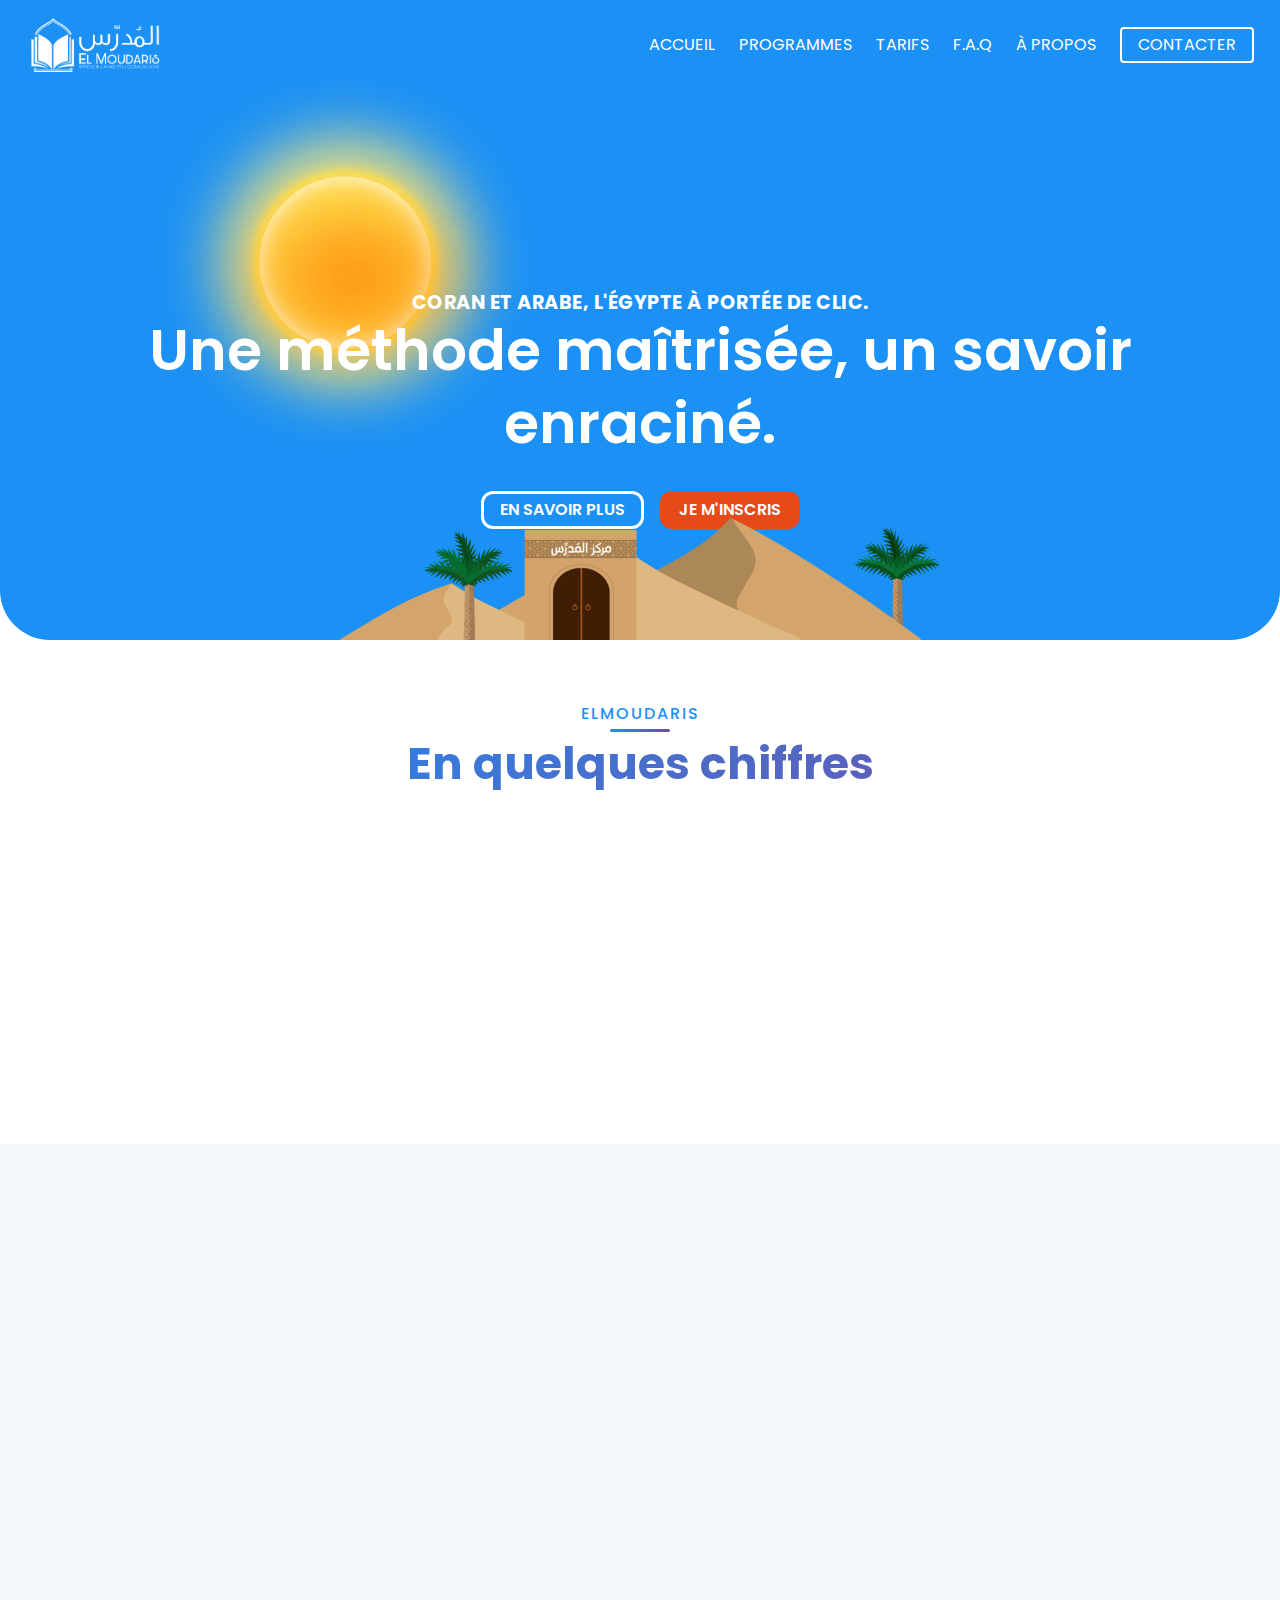
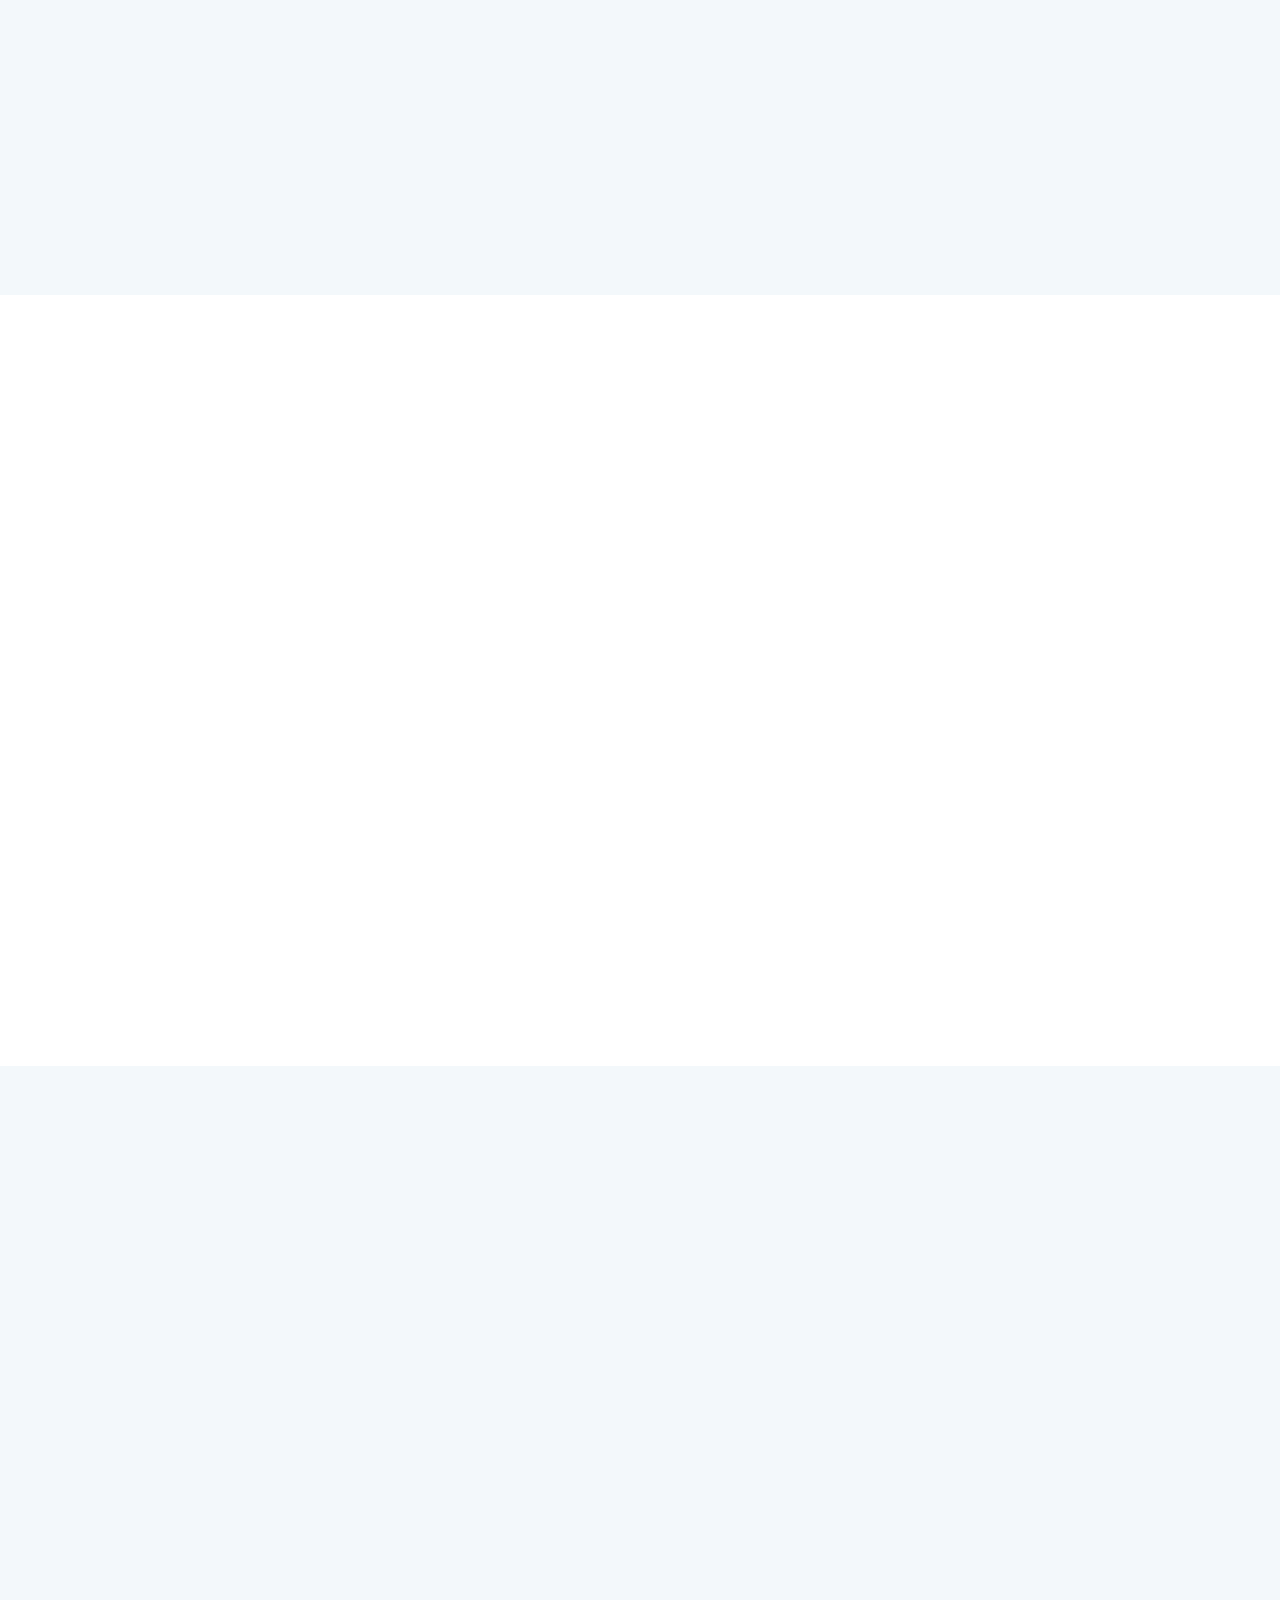
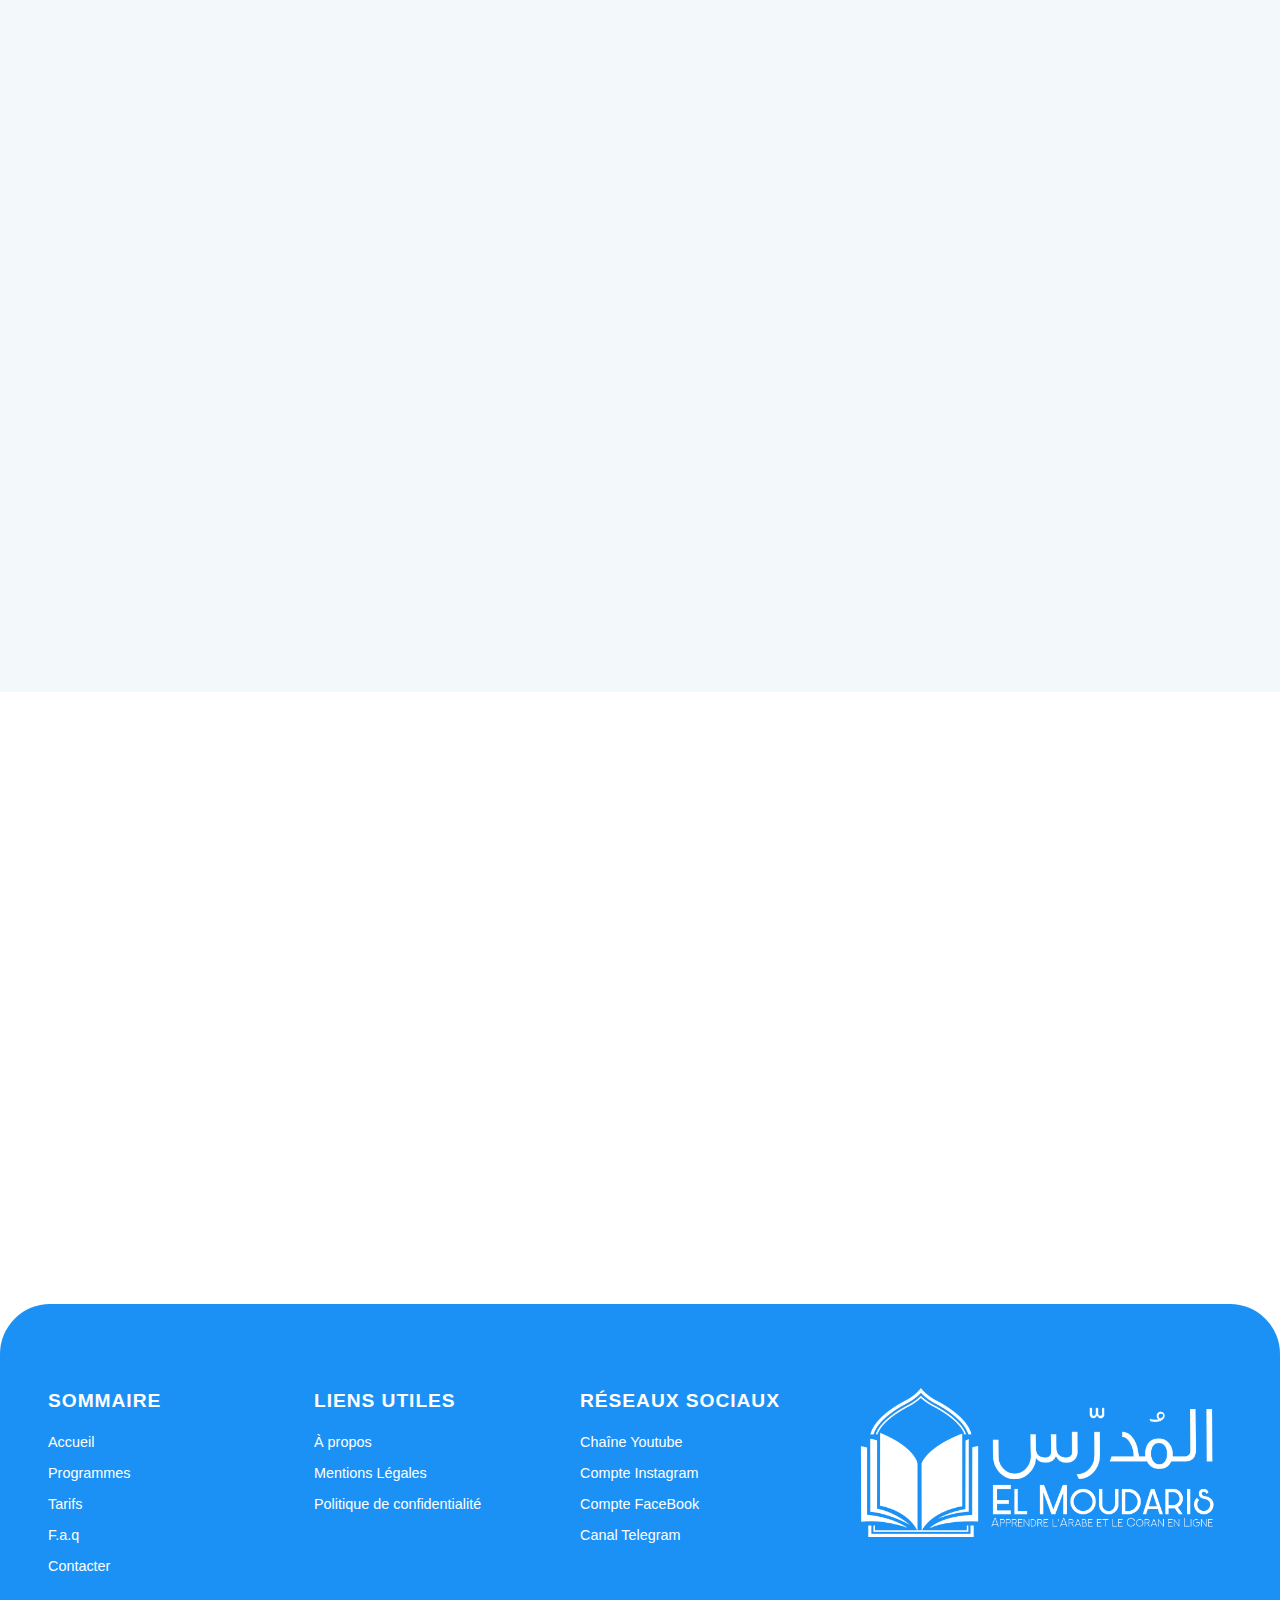
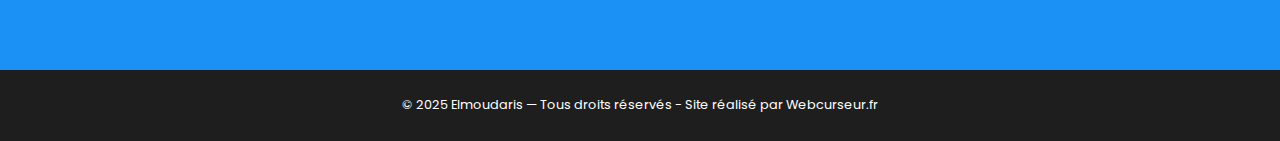
<file: index.html>
<!DOCTYPE html>
<html lang="fr">
<head>
  <meta charset="UTF-8" />
  <meta name="viewport" content="width=device-width, initial-scale=1.0" />
  <title>El Moudaris – Accueil</title>
  <!-- Dans votre <head> HTML -->
<link href="https://fonts.googleapis.com/css2?family=Poppins:wght@300;400;500;600;700&display=swap" rel="stylesheet"/>
<link rel="stylesheet" href="https://cdn.jsdelivr.net/npm/swiper@10/swiper-bundle.min.css" />
<link rel="stylesheet" href="https://nassimhamri.github.io/el-moudaris/css/styles.css">
<link rel="icon" href="https://nassimhamri.github.io/el-moudaris/medias/logo/favicon.png" type="image/png">
  
</head>

<body>
<header>
    <!-- ============================== 
     BARRE DE NAVIGATION
      ============================== -->
<section id="nav-placeholder"></section>
</header>

  <!-- ============================== 
   SECTION HÉRO 
   ============================== -->

  <section class="hero" id="accueil">
  <div class="hero-overlay"></div> <!-- filtre sombre -->
  
  <!-- éléments décoratifs animés -->
  <img src="https://nassimhamri.github.io/el-moudaris/medias/nuage.png" alt="nuage décoratif" class="cloud two" />
  <img src="https://nassimhamri.github.io/el-moudaris/medias/nuage.png" alt="nuage décoratif" class="cloud one" />

  <!-- Contenu principal -->
  <div class="container-hero fade-in-up">
    <h1 class="slogan">Coran et arabe, l'Égypte à portée de clic.</h1>
    <h2>Une méthode maîtrisée, un savoir enraciné.</h2>
    
    <div class="cta-group">
      <a href="#stats" class="btn btn-light">En savoir plus</a>
      <a href="https://nassimhamri.github.io/el-moudaris/pages/contact.html" class="btn btn-red">Je m'inscris</a>
    </div>
  </div>

  <!-- Maison / décor bas -->
  <img src="https://nassimhamri.github.io/el-moudaris/medias/elmoudarismerkez.png" alt="maison décorative" class="house" />
</section>


 <!-- ============================== 
     ICON AUTHORITY
  ============================== -->

    
<section id="stats" class="primary-section">
  <div class="container">
    <div class="title-text fade-in-up">
      <div class="title-section">
        <p class="subtitle">Elmoudaris</p>
        <h2 class="main-title">En quelques chiffres</h2>
      </div>
    </div>

    <div class="stats-grid">
      <div class="stat fade-in-up">
        <div class="icon-circle">
          <img class="icon-stats" src="https://nassimhamri.github.io/el-moudaris/medias/icons/abonnes.png" alt="abonnés">
        </div>
        <span class="stat-number" data-target="4700" data-format="thousand" data-suffix="+">0</span>
        <p class="stat-label">
          <span class="stat-label-title">Abonnés</span><br>
          <small>(qui profitent de nos contenus)</small>
        </p>
      </div>

      <div class="stat fade-in-up">
        <div class="icon-circle">
          <img class="icon-stats" src="https://nassimhamri.github.io/el-moudaris/medias/icons/experience.png" alt="experience">
        </div>
        <span class="stat-number" data-target="10" data-suffix="+">0</span>
        <p class="stat-label">
          <span class="stat-label-title">Années d'expérience</span><br>
          <small>(dans l'enseignement aux francophones)</small>
        </p>
      </div>

      <div class="stat fade-in-up">
        <div class="icon-circle">
          <img class="icon-stats" src="https://nassimhamri.github.io/el-moudaris/medias/icons/eleves.png" alt="élèves">
        </div>
        <span class="stat-number" data-target="1500" data-suffix="+">0</span>
        <p class="stat-label">
          <span class="stat-label-title">Anciens étudiants</span><br>
          <small>(ayant progressé avec nous)</small>
        </p>
      </div>

      <div class="stat fade-in-up">
        <div class="icon-circle">
          <img class="icon-stats" src="https://nassimhamri.github.io/el-moudaris/medias/icons/Enseignant.png" alt="enseignants">
        </div>
        <span class="stat-number" data-target="40" data-suffix="+">0</span>
        <p class="stat-label">
          <span class="stat-label-title">Enseignants actifs</span><br>
          <small>(francophones et arabophones)</small>
        </p>
      </div>
    </div>
  </div>
</section>


<!-- ============================== 
  NOS AVANTAGES EN GRAPHIQUE
  ============================== -->

<section id="avantage" class="primary-section">
  <div class="container">
    <div class="title-text fade-in-up">
      <div class="title-section">
        <p class="subtitle">Nos engagements</p>
        <h2 class="main-title">4 raisons de choisir d'avancer avec nous</h2>
        <p class="title-description">Découvrez ce qui fait la différence dans notre institut et pourquoi plus de 4700 personnes nous font confiance</p>
      </div>
    </div>

    <div class="advantages-graphic">
      <div class="program-card fade-in-up">
        <div class="icon-highlight">📖</div>
        <h3 class="program-title">Un programme unique</h3>
        <p class="program-description">Une méthodologie structurée, progressive et accessible à tous, peu importe le niveau</p>
      </div>
      
      <div class="program-card fade-in-up">
        <div class="icon-highlight">🏆</div>
        <h3 class="program-title">On vise l'excellence</h3>
        <p class="program-description">Une équipe engagée et des professeurs impliqués et passionnés</p>
      </div>
      
      <div class="program-card fade-in-up">
        <div class="icon-highlight">🎯</div>
        <h3 class="program-title">Un professeur rien que pour toi</h3>
        <p class="program-description">Toute l'attention est portée sur toi, avec un suivi personnalisé adapté à tes capacités</p>
      </div>
      
      <div class="program-card fade-in-up">
        <div class="icon-highlight">⌚</div>
        <h3 class="program-title">Flexibilité</h3>
        <p class="program-description">Étudie depuis chez toi, à l'heure que tu veux, où que tu sois. Il suffit d'une connexion internet pour commencer</p>
      </div>
    </div>
  </div>
</section>


 <!-- ============================== 
     BANNIÈRE DES COURS
     ============================== -->

<section id="cours" class="primary-section">
<div class="container">
  <div class="title-section fade-in-up">
      <p class="subtitle green">Nos programmes</p>
      <h2 class="main-title gradient-green">Découvrez nos différents cours</h2>
  </div>
    
    <!-- NOUVELLE BANNIÈRE POUR LES COURS -->
    <div class="courses-banner">
      <div class="course-banner-card fade-in-up" onclick="location.href='https://nassimhamri.github.io/el-moudaris/pages/programmes-arabe.html'">
        <div class="card-image" style="background-image: url(medias/apprendsarabe.png);">
          <div class="card-overlay">
            <h3>🔤 Langue Arabe</h3>
            <p>Programme complet en 10 niveaux avec la méthodologie égyptienne</p>
            <div class="btn btn-light">Découvrir le programme</div>
          </div>
        </div>
      </div>
      
      <div class="course-banner-card fade-in-up" onclick="location.href='https://nassimhamri.github.io/el-moudaris/pages/programmes-coran.html'">
        <div class="card-image" style="background-image: url(https://nassimhamri.github.io/el-moudaris/medias/apprendscoran.png);">
          <div class="card-overlay">
            <h3>📖 Noble Coran</h3>
            <p>Mémorisation et récitation avec les règles de Tajwid</p>
            <div class="btn btn-light">Découvrir le programme</div>
          </div>
        </div>
      </div>
      
      <div class="course-banner-card fade-in-up" onclick="location.href='https://nassimhamri.github.io/el-moudaris/pages/programmes.html'" >
        <div class="card-image" style="background-image: url(medias/apprendsenfant.png);">
          <div class="card-overlay">
            <h3>👶 Cursus Enfants</h3>
            <p>Formation adaptée aux plus jeunes avec une approche ludique</p>
            <div class="btn btn-light">Découvrir le programme</div>
          </div>
        </div>
      </div>
      
    </div>
  </div>
</section>


<!-- ============================== 
     TÉMOIGNAGES QUI DÉFILENT 
     ============================== -->
<section id="temoignages" class="primary-section">
  <div class="container">
    <div class="title-text fade-in-up">
      <p class="subtitle">Avis des étudiant(e)s</p>
      <h2 class="main-title">Ce que disent nos étudiants</h2>
      <p class="title-description">Des témoignages authentiques qui parlent de résultats concrets obtenus avec notre méthode</p>
    </div>

    <div class="title-text fade-in-up">
      <div class="swiper testimonial-swiper">
        <div class="swiper-wrapper">

          <!-- Témoignage #1 -->
          <div class="swiper-slide testimonial-card">
            <div class="testimonial-avatar">
              <img src="https://nassimhamri.github.io/el-moudaris/medias/avatarH.avif" alt="Nathan">
            </div>
            <div class="testimonial-content">
              <div class="quote-open">“</div>
              <div class="quote-close">”</div>
              <h3 class="testimonial-title">Un apprentissage adapté à tous</h3>
              <p class="testimonial-text">
                السلام عليكم <br> Les cours sont intéressants, la méthodologie de départ est bonne. On apprend bien les bases, c’est adapté pour les débutants comme pour ceux qui connaissent un peu plus.
              </p>
              <div class="testimonial-footer">💠 Étudiant - Nathan</div>
            </div>
          </div>

          <!-- Témoignage #2 -->
          <div class="swiper-slide testimonial-card">
            <div class="testimonial-avatar">
              <img src="https://nassimhamri.github.io/el-moudaris/medias/avatarH.avif" alt="Dawud">
            </div>
            <div class="testimonial-content">
              <div class="quote-open">“</div>
              <div class="quote-close">”</div>
              <h3 class="testimonial-title">Une progression rapide et motivante</h3>
              <p class="testimonial-text">
                السلام عليكم ورحمة الله وبركاته أخي الحبيب <br>
                Je voulais juste te faire un petit retour concernant les cours de langue arabe. J'ai jamais autant progressé que depuis que je me suis lancé dans ton institut al hamdoulilah !
              </p>
              <div class="testimonial-footer">💠 Étudiant - Dawud</div>
            </div>
          </div>

          <!-- Témoignage #3 -->
          <div class="swiper-slide testimonial-card">
            <div class="testimonial-avatar">
              <img src="https://nassimhamri.github.io/el-moudaris/medias/avatarF.jpg" alt="Oum Teslim">
            </div>
            <div class="testimonial-content">
              <div class="quote-open">“</div>
              <div class="quote-close">”</div>
              <h3 class="testimonial-title">Un enseignement bienveillant</h3>
              <p class="testimonial-text">
                Qu'Allah récompense notre chère professeure pour sa patience et la transmission de son savoir. ❤️ Qu'Allah accepte de nous et nous augmente notre Foi 🤲🏼.
              </p>
              <div class="testimonial-footer">🌸 Étudiante - Oum Teslim</div>
            </div>
          </div>

          <!-- Témoignage #4 -->
          <div class="swiper-slide testimonial-card">
            <div class="testimonial-avatar">
              <img src="https://nassimhamri.github.io/el-moudaris/medias/avatarF.jpg" alt="Assia">
            </div>
            <div class="testimonial-content">
              <div class="quote-open">“</div>
              <div class="quote-close">”</div>
              <h3 class="testimonial-title">Une progression scolaire remarquable</h3>
              <p class="testimonial-text">
                Je m'appelle Assia (11 ans) et je ne suis pas arabe. Depuis que je prends des cours avec Maïssa, j'ai progressé très vite et j'ai des 20/20 aux cours de Coran à l'école.
              </p>
              <div class="testimonial-footer">🌸 Étudiante - Assia</div>
            </div>
          </div>

          <!-- Témoignage #5 -->
          <div class="swiper-slide testimonial-card">
            <div class="testimonial-avatar">
              <img src="https://nassimhamri.github.io/el-moudaris/medias/avatarF.jpg" alt="Oum Abdillah">
            </div>
            <div class="testimonial-content">
              <div class="quote-open">“</div>
              <div class="quote-close">”</div>
              <h3 class="testimonial-title">Clarté et pédagogie</h3>
              <p class="testimonial-text">
                Le support de tajwid est très bien expliqué, clair et facile à comprendre. Cette session m'a aidée à corriger mes erreurs et améliorer ma récitation.
              </p>
              <div class="testimonial-footer">🌸 Étudiante - Oum Abdillah</div>
            </div>
          </div>

          <!-- Témoignage #6 -->
          <div class="swiper-slide testimonial-card">
            <div class="testimonial-avatar">
              <img src="https://nassimhamri.github.io/el-moudaris/medias/avatarF.jpg" alt="Oum Ismaïl">
            </div>
            <div class="testimonial-content">
              <div class="quote-open">“</div>
              <div class="quote-close">”</div>
              <h3 class="testimonial-title">Une enseignante compétente et patiente</h3>
              <p class="testimonial-text">
                Oustadha Maïssa est très compétente, professionnelle et patiente. Elle a su s'adapter à mon niveau et à mes attentes rapidement.
              </p>
              <div class="testimonial-footer">🌸 Étudiante - Oum Ismaïl</div>
            </div>
          </div>

          <!-- Témoignage #7 -->
          <div class="swiper-slide testimonial-card">
            <div class="testimonial-avatar">
              <img src="https://nassimhamri.github.io/el-moudaris/medias/avatarF.jpg" alt="Oum Chaïmae">
            </div>
            <div class="testimonial-content">
              <div class="quote-open">“</div>
              <div class="quote-close">”</div>
              <h3 class="testimonial-title">Une méthodologie douce et efficace</h3>
              <p class="testimonial-text">
                J'ai vraiment pris plaisir à apprendre avec la mou3allima. Elle est douce, patiente et sait s'adapter aux différences de chacune.
              </p>
              <div class="testimonial-footer">🌸 Étudiante - Oum Chaïmae</div>
            </div>
          </div>

          <!-- Témoignage #8 -->
          <div class="swiper-slide testimonial-card">
            <div class="testimonial-avatar">
              <img src="https://nassimhamri.github.io/el-moudaris/medias/avatarF.jpg" alt="Oum Assiya">
            </div>
            <div class="testimonial-content">
              <div class="quote-open">“</div>
              <div class="quote-close">”</div>
              <h3 class="testimonial-title">Des cours attractifs pour enfants</h3>
              <p class="testimonial-text">
                Les supports sont très bien et attractifs, les moualimates sont douces et patientes. La différence avec d'autres instituts est flagrante.
              </p>
              <div class="testimonial-footer">🌸 Étudiante - Oum Assiya</div>
            </div>
          </div>

          <!-- Témoignage #9 -->
          <div class="swiper-slide testimonial-card">
            <div class="testimonial-avatar">
              <img src="https://nassimhamri.github.io/el-moudaris/medias/avatarF.jpg" alt="Hafsa">
            </div>
            <div class="testimonial-content">
              <div class="quote-open">“</div>
              <div class="quote-close">”</div>
              <h3 class="testimonial-title">Un apprentissage ludique et bienveillant</h3>
              <p class="testimonial-text">
                Je suis très contente de mes cours. Ma mou'alima est très gentille et corrige avec douceur. El Moudaris m'aide à mieux comprendre ma religion.
              </p>
              <div class="testimonial-footer">🌸 Étudiante - Hafsa Bint Ismaïl</div>
            </div>
          </div>

        </div>
      </div>

      <!-- Pagination et navigation -->
      <div class="swiper-pagination"></div>
      <div class="swiper-button-prev"></div>
      <div class="swiper-button-next"></div>
    </div>
  </div>
</section>



<!-- ============================== 
 BANNIÈRE DE FIN
 ============================== -->

<section class="primary-section">
  <div class="container">
    <div class="end-banner fade-in-up">
      <img src="https://nassimhamri.github.io/el-moudaris/medias/banieres.jpg" alt="Bannière El Moudaris">
    </div>
  </div>
</section>



<section id="footer-placeholder"></section>

<script src="https://cdn.jsdelivr.net/npm/swiper@10/swiper-bundle.min.js"></script>
<script src="https://nassimhamri.github.io/el-moudaris/js/script.js?v=123"></script>

</body>
</html>
</file>
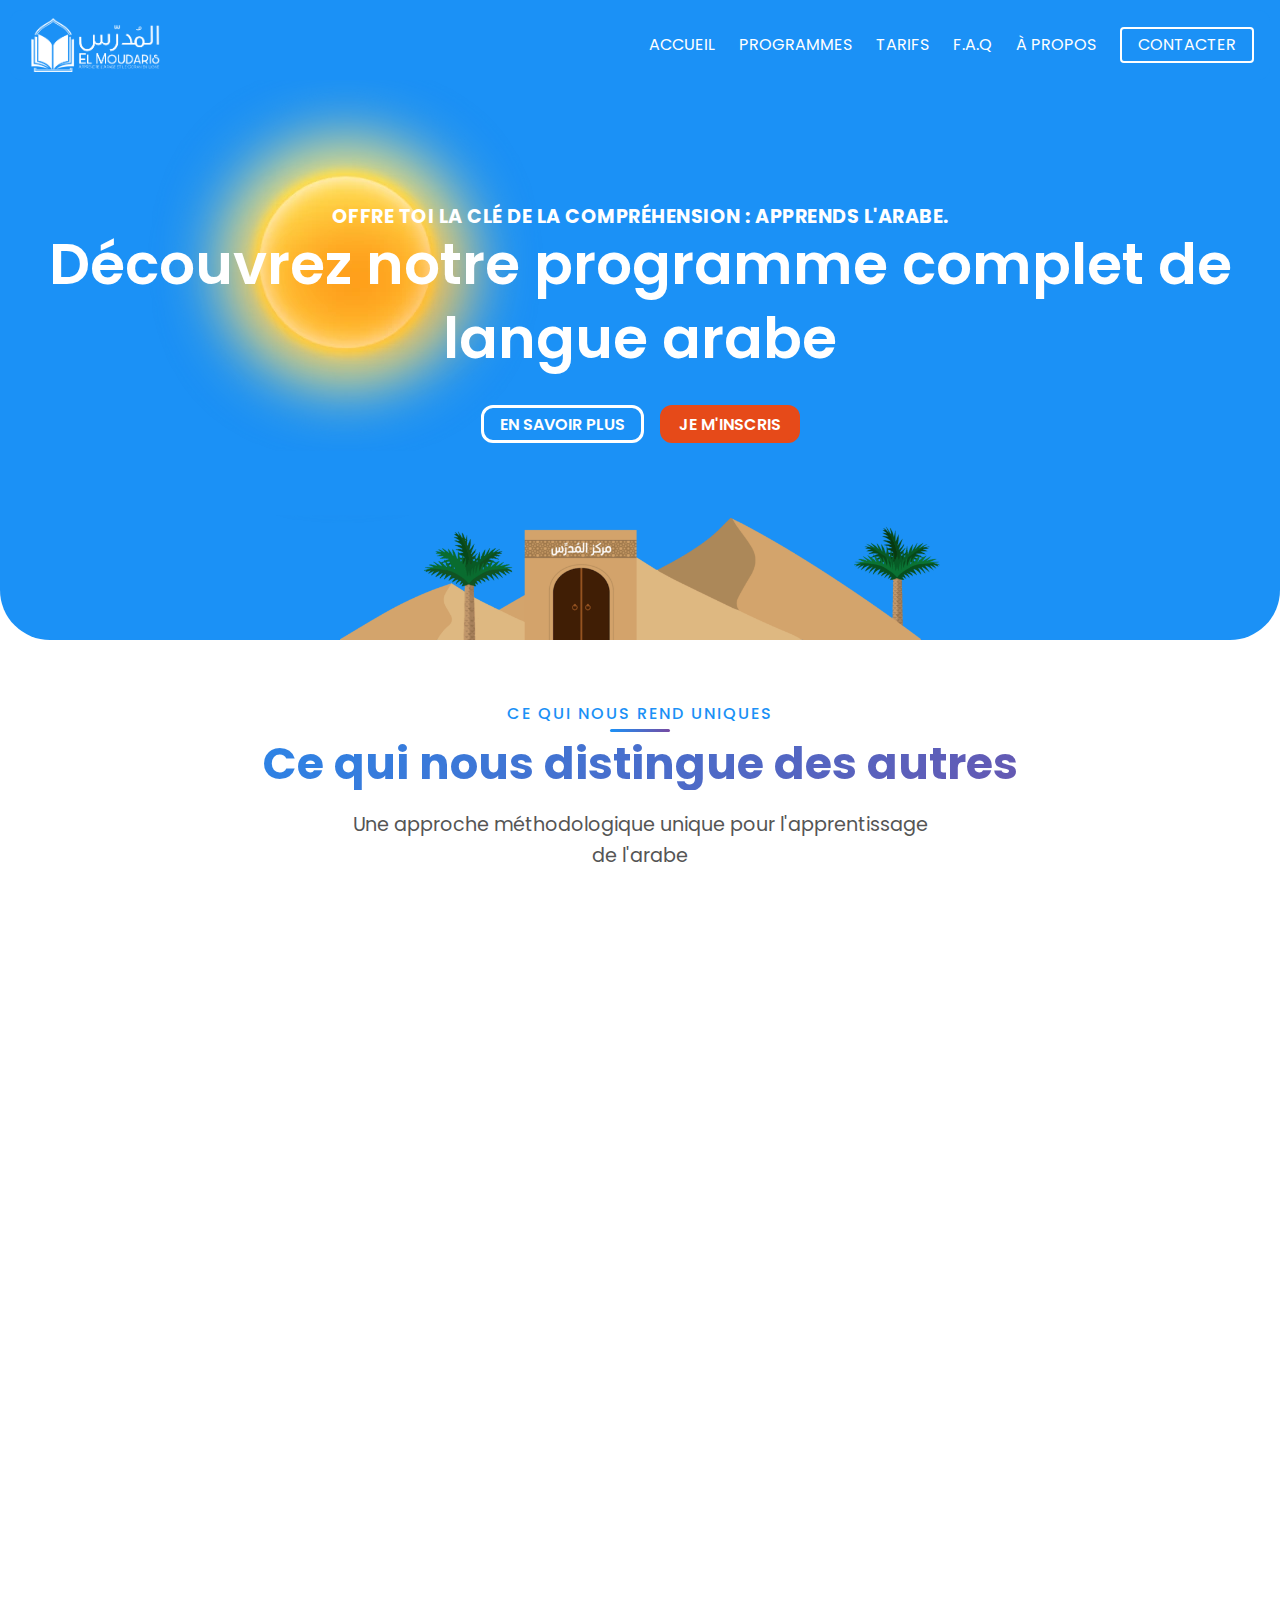
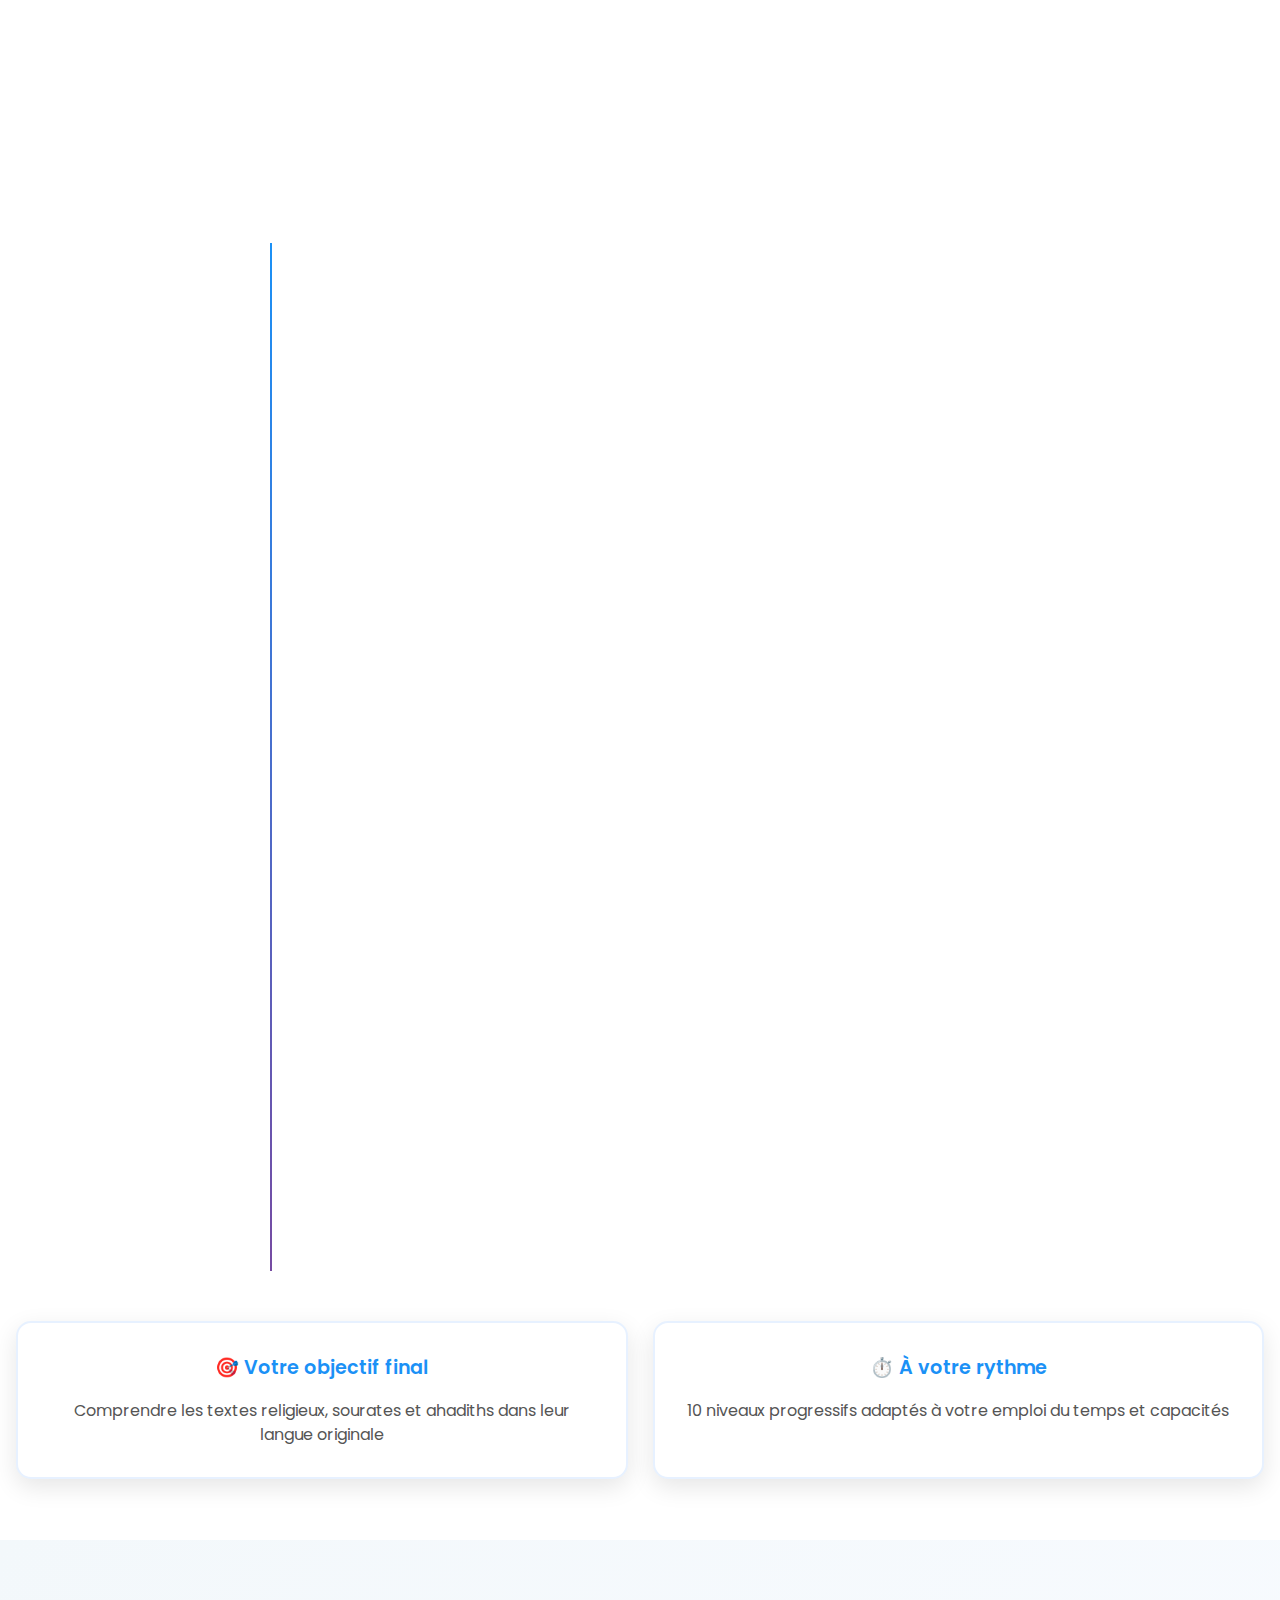
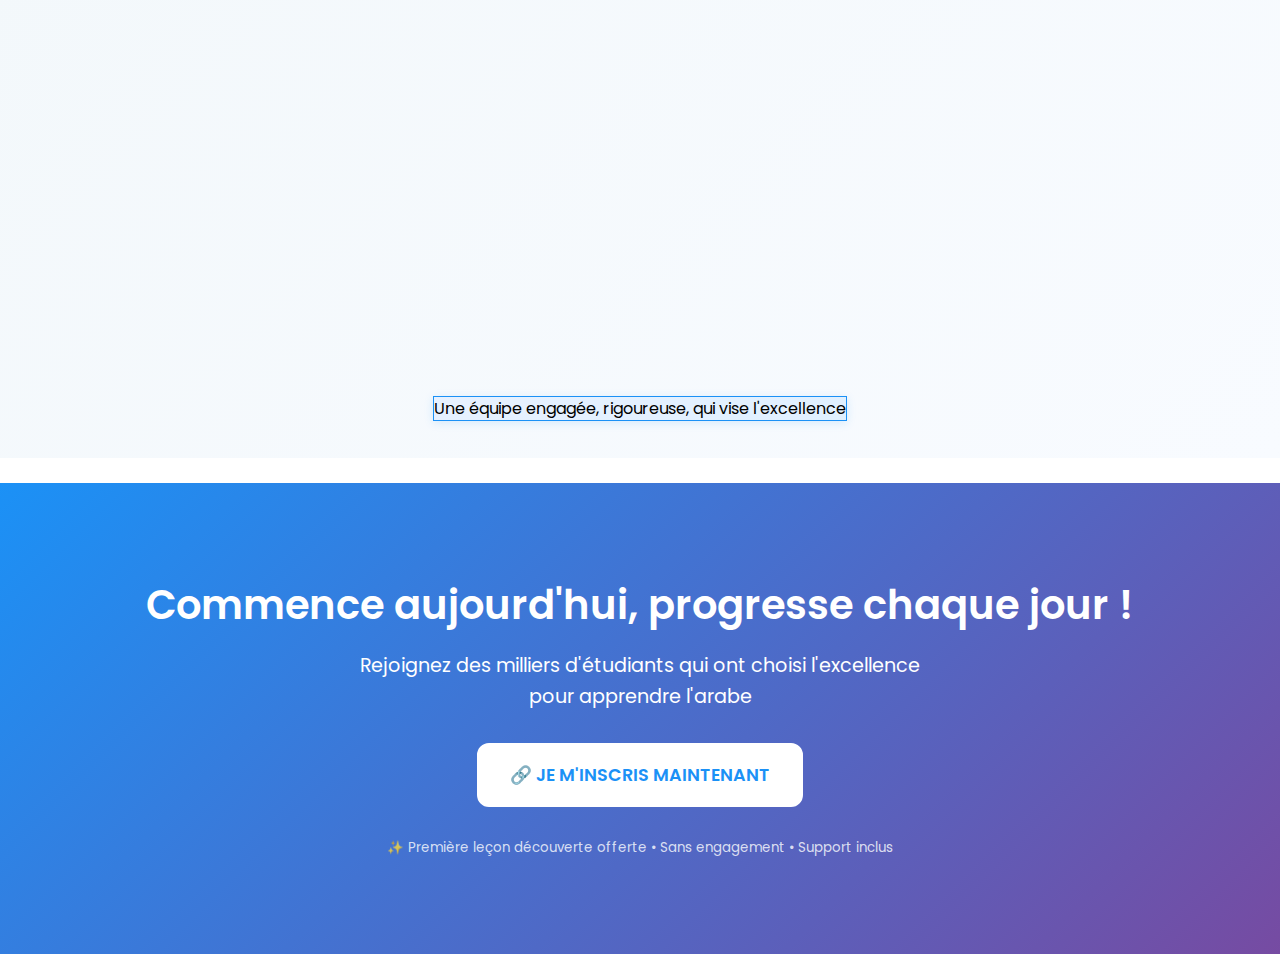
<file: pages/programmes.html>
<html lang="fr">
<head>
  <meta charset="UTF-8" />
  <meta name="viewport" content="width=device-width, initial-scale=1.0" />
  <title>El Moudaris – Programmes</title>
  <link href="https://fonts.googleapis.com/css2?family=Poppins:wght@300;400;500;600;700&display=swap" rel="stylesheet"/>
  <link rel="stylesheet" href="https://nassimhamri.github.io/el-moudaris/css/styles.css">
  <link rel="icon" href="https://nassimhamri.github.io/el-moudaris/medias/logo/favicon.png" type="image/png">
</head>
<body>
<header>

    <!-- ============================== 
     BARRE DE NAVIGATION
      ============================== -->
<section id="nav-placeholder"></section>

</header>


 <!-- ============================== 
   SECTION HÉRO 
   ============================== -->

<section class="hero" id="accueil">
  <div class="container">
    <img src="../medias/nuage.png" alt="nuage décoratif" class="cloud two" />
    <img src="../medias/nuage.png" alt="nuage décoratif" class="cloud one" />

    <!-- Contenu principal -->
    <div class="container-hero">
      <h1 class="slogan fade-in-up"> Offre toi la clé de la compréhension : apprends l'arabe.</h1>
      <h2 class="slogan fade-in-up"> Découvrez notre programme complet de langue arabe</h2>
      
      <div class="cta-group fade-in-up">
        <a href="#stats" class="btn btn-light">En savoir plus</a>
        <a href="https://nassimhamri.github.io/el-moudaris/pages/contact.html" class="btn btn-red">Je m'inscris</a>
      </div>

    </div>

    <!-- Maison / décor bas -->
    <img src="../medias/elmoudarismerkez.png" alt="maison décorative" class="house" />
  </div>
</section>

<!-- SECTION DISTINCTIONS -->
<section class="primary-section" id="distinctions">
    <div class="container">
        <div class="title-text fade-in-up">
            <div class="subtitle">Ce qui nous rend uniques</div>
            <h2 class="main-title">Ce qui nous distingue des autres</h2>
            <p class="title-description">Une approche méthodologique unique pour l'apprentissage de l'arabe</p>
        </div>

        <div class="advantages-graphic">
            <div class="program-card fade-in-up">
                <div class="program-icon">👥</div>
                <h3 class="program-title">Des cours pensés pour tous</h3>
                <p class="program-description">Débutants ou avancés, hommes et femmes, francophones désireux d'apprendre l'arabe avec rigueur, clarté et méthode.</p>
            </div>

            <div class="program-card fade-in-up">
                <div class="program-icon">🎓</div>
                <h3 class="program-title">Méthodologie unique</h3>
                <p class="program-description">Notre programme s'appuie sur la méthodologie égyptienne, mondialement reconnue pour son efficacité et sa progression pédagogique.</p>
            </div>

            <div class="program-card fade-in-up">
                <div class="program-icon">📈</div>
                <h3 class="program-title">Progression assurée</h3>
                <p class="program-description">10 niveaux progressifs, permettant à chaque élève d'apprendre à son rythme, depuis les bases jusqu'à une compréhension approfondie.</p>
            </div>

            <div class="program-card fade-in-up">
                <div class="program-icon">📖</div>
                <h3 class="program-title">Notre touche perso</h3>
                <p class="program-description">Des textes axés sur des sujets religieux, l'explication linguistique de sourates et ahadiths pour comprendre ta religion.</p>
            </div>
        </div>
    </div>
</section>

<!-- SECTION APPRENTISSAGE -->
<section class="primary-section" id="apprentissage">
    <div class="container">
        <div class="title-text fade-in-up">
            <div class="subtitle">Votre parcours</div>
            <h2 class="main-title">📚 Ce que vous allez apprendre</h2>
            <p class="title-description">Un programme structuré en 6 étapes essentielles</p>
        </div>

        <div class="learning-timeline">
            <div class="timeline-item fade-in-up">
                <div class="timeline-number">1</div>
                <div class="timeline-content">
                    <div class="timeline-icon">🔤</div>
                    <h3>Alphabétisation</h3>
                    <p>Découvrez les 28 lettres arabes, leur forme et leurs sons. Apprenez à lire et écrire vos premiers mots.</p>
                </div>
            </div>

            <div class="timeline-item fade-in-up">
                <div class="timeline-number">2</div>
                <div class="timeline-content">
                    <div class="timeline-icon">📝</div>
                    <h3>Compréhension de textes</h3>
                    <p>Développez votre capacité à comprendre et analyser des textes de plus en plus complexes.</p>
                </div>
            </div>

            <div class="timeline-item fade-in-up">
                <div class="timeline-number">3</div>
                <div class="timeline-content">
                    <div class="timeline-icon">🗣️</div>
                    <h3>Expression orale et écrite</h3>
                    <p>Exprimez-vous clairement à l'oral et à l'écrit avec vocabulaire et structures appropriés.</p>
                </div>
            </div>

            <div class="timeline-item fade-in-up">
                <div class="timeline-number">4</div>
                <div class="timeline-content">
                    <div class="timeline-icon">⚖️</div>
                    <h3>Grammaire النحو</h3>
                    <p>Maîtrisez les règles grammaticales fondamentales pour construire des phrases correctes.</p>
                </div>
            </div>

            <div class="timeline-item fade-in-up">
                <div class="timeline-number">5</div>
                <div class="timeline-content">
                    <div class="timeline-icon">🔄</div>
                    <h3>Conjugaison الصرف</h3>
                    <p>Apprenez les transformations des verbes selon les temps, personnes et contextes.</p>
                </div>
            </div>

            <div class="timeline-item fade-in-up">
                <div class="timeline-number">6</div>
                <div class="timeline-content">
                    <div class="timeline-icon">✨</div>
                    <h3>Éloquence البلاغة</h3>
                    <p>Atteignez l'art de s'exprimer avec beauté, précision et impact rhétorique.</p>
                </div>
            </div>
        </div>

        <div class="learning-summary">
            <div class="summary-card">
                <h4>🎯 Votre objectif final</h4>
                <p>Comprendre les textes religieux, sourates et ahadiths dans leur langue originale</p>
            </div>
            <div class="summary-card">
                <h4>⏱️ À votre rythme</h4>
                <p>10 niveaux progressifs adaptés à votre emploi du temps et capacités</p>
            </div>
        </div>
    </div>
</section>

<!-- SECTION AVANTAGES -->
<section class="primary-section" id="avantages">
    <div class="container">
        <div class="title-text fade-in-up">
            <div class="subtitle">Excellence académique</div>
            <h2 class="main-title">✅ Pourquoi choisir notre institut ?</h2>
            <p class="title-description">Une approche pédagogique d'excellence pour votre réussite</p>
        </div>

        <div class="stats-grid">
            <div class="stat fade-in-up">
                <div class="icon-stats">
                    <div style="width: 100%; height: 100%; display: flex; align-items: center; justify-content: center; font-size: 2rem; color: white;">🎓</div>
                </div>
                <div class="stat-label-title">Enseignants diplômés</div>
                <small class="stat-label">Des professeurs expérimentés pour une immersion garantie</small>
            </div>

            <div class="stat fade-in-up">
                <div class="icon-stats">
                    <div style="width: 100%; height: 100%; display: flex; align-items: center; justify-content: center; font-size: 2rem; color: white;">💻</div>
                </div>
                <div class="stat-label-title">Cours en ligne</div>
                <small class="stat-label">Interactifs et accessibles partout dans le monde</small>
            </div>

            <div class="stat fade-in-up">
                <div class="icon-stats">
                    <div style="width: 100%; height: 100%; display: flex; align-items: center; justify-content: center; font-size: 2rem; color: white;">📊</div>
                </div>
                <div class="stat-label-title">Suivi personnalisé</div>
                <small class="stat-label">Pour chaque élève, avec des évaluations régulières</small>
            </div>

            <div class="stat fade-in-up">
                <div class="icon-stats">
                    <div style="width: 100%; height: 100%; display: flex; align-items: center; justify-content: center; font-size: 2rem; color: white;">🤝</div>
                </div>
                <div class="stat-label-title">Ambiance bienveillante</div>
                <small class="stat-label">Adaptée à tous, quel que soit l'âge et le niveau</small>
            </div>
        </div>

        <div style="text-align: center; margin-top: 40px;">
            <span class="badge">Une équipe engagée, rigoureuse, qui vise l'excellence</span>
        </div>
    </div>
</section>

<!-- SECTION CTA FINALE -->
<section class="primary-section" style="background: linear-gradient(135deg, var(--primary), #764ba2); color: white;">
    <div class="container" style="text-align: center; padding: 60px 20px;">
        <h2 style="color: white; font-size: 2.5rem; margin-bottom: 20px;">Commence aujourd'hui, progresse chaque jour !</h2>
        <p style="color: white; font-size: 1.2rem; margin-bottom: 30px; max-width: 600px; margin-left: auto; margin-right: auto;">
            Rejoignez des milliers d'étudiants qui ont choisi l'excellence pour apprendre l'arabe
        </p>
        
        <div class="cta-group">
            <a href="#inscription" class="btn" style="background: white; color: var(--primary); border: 3px solid white; font-size: 1.1rem; padding: 15px 30px;">
                🔗 Je m'inscris maintenant
            </a>
        </div>

        <div style="margin-top: 30px;">
            <small style="color: rgba(255,255,255,0.8);">
                ✨ Première leçon découverte offerte • Sans engagement • Support inclus
            </small>
        </div>
    </div>
</section>

<script src="https://cdn.jsdelivr.net/npm/swiper@10/swiper-bundle.min.js"></script>
<script src="../js/script.js?v=123"></script>

</body>
</html>
</file>
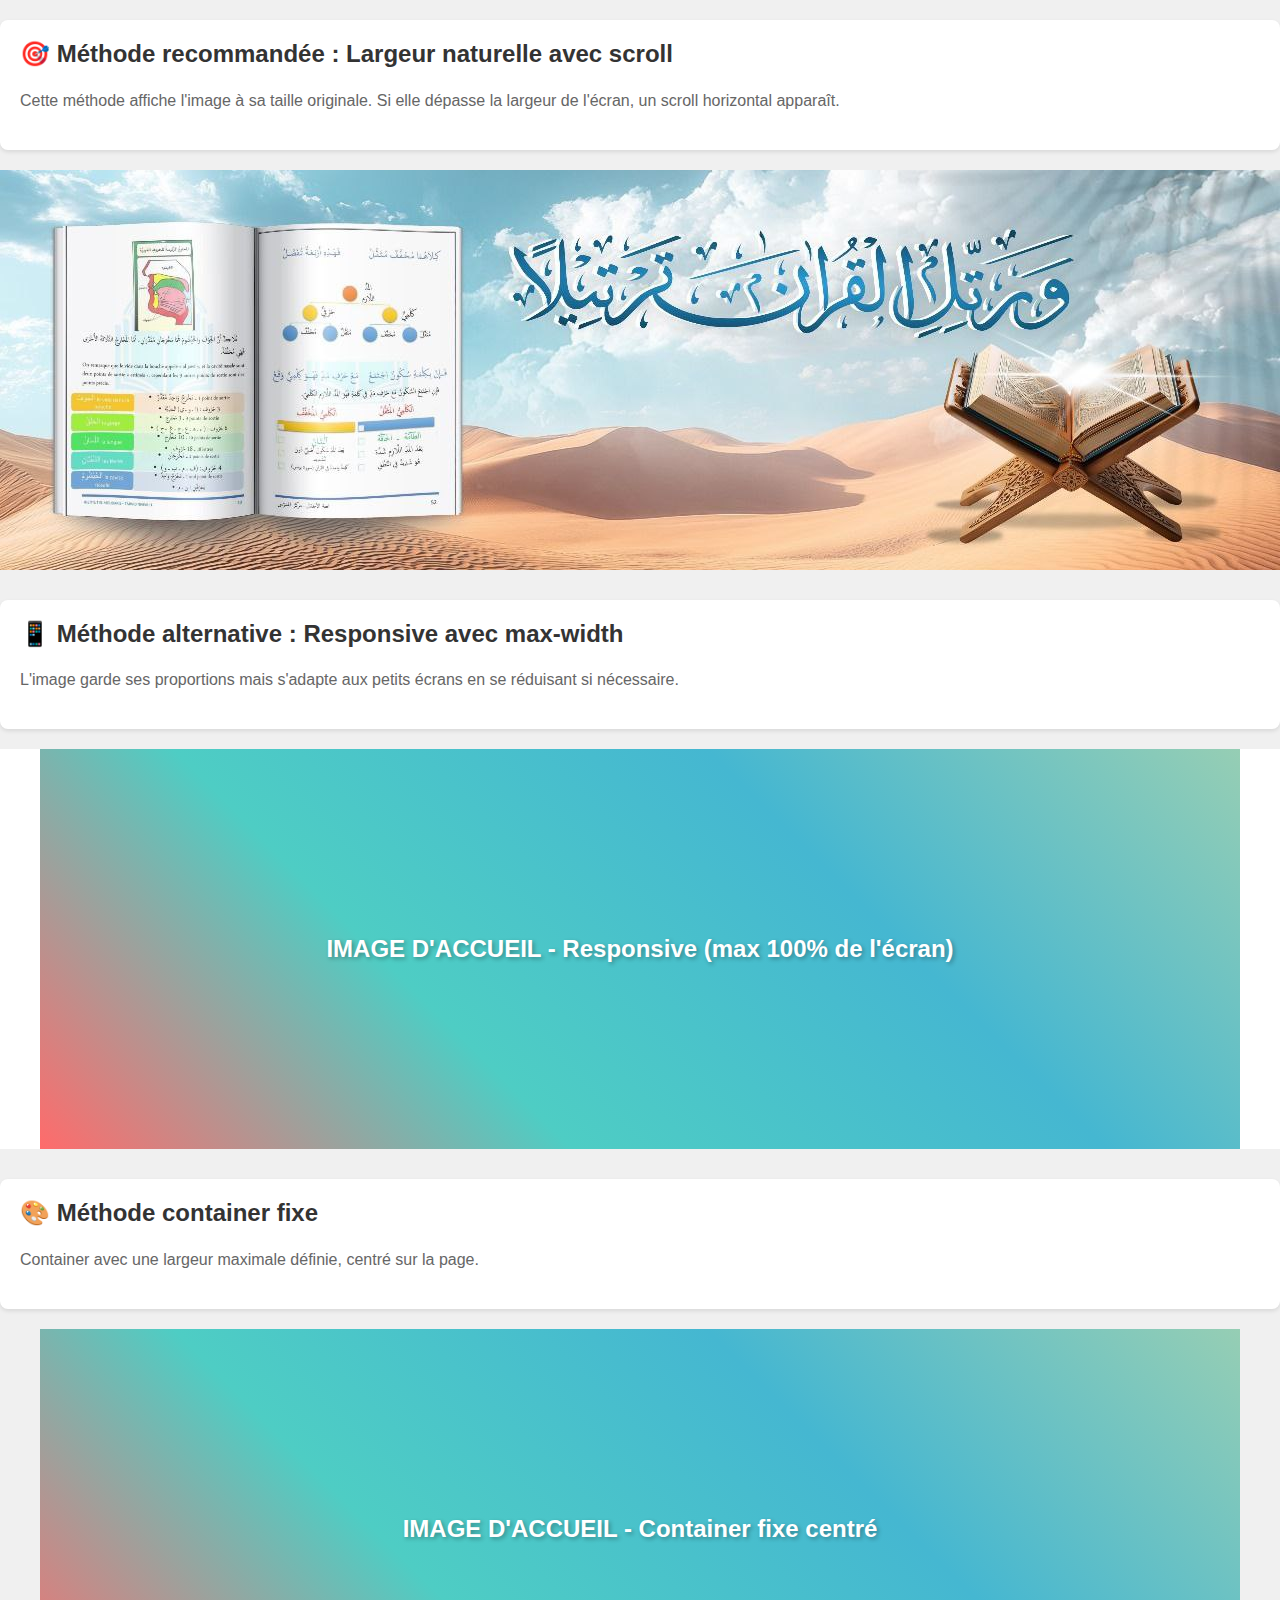
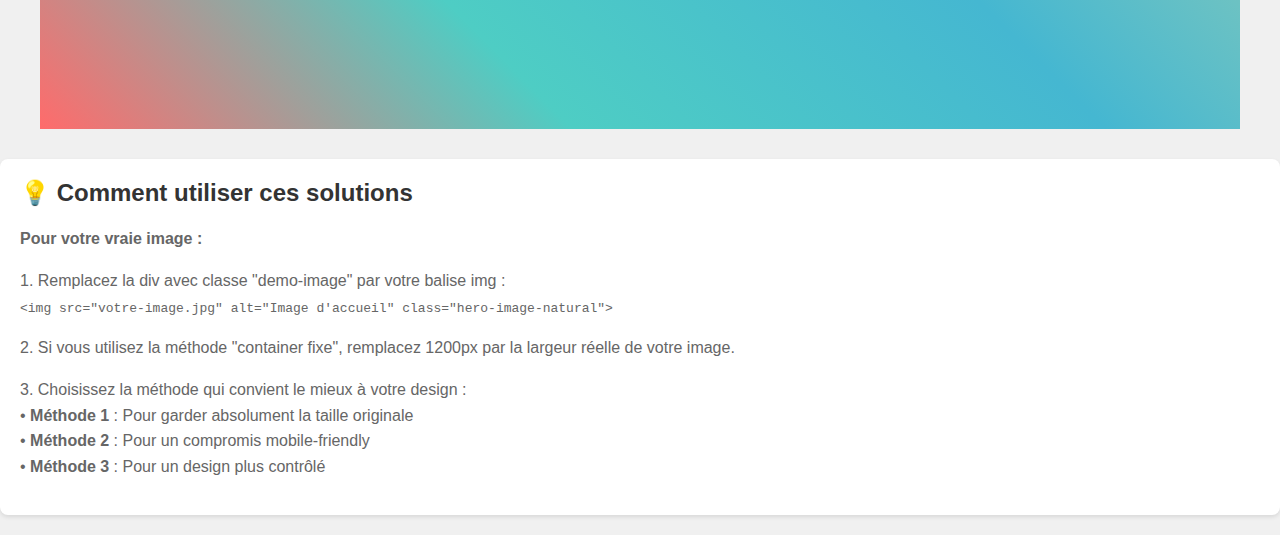
<file: pages/test.html>
<!DOCTYPE html>
<html lang="fr">
<head>
    <meta charset="UTF-8">
    <meta name="viewport" content="width=device-width, initial-scale=1.0">
    <title>Image d'accueil responsive</title>
    <style>
        body {
            margin: 0;
            padding: 0;
            font-family: Arial, sans-serif;
            background-color: #f0f0f0;
        }

        /* Méthode 1: Image avec largeur naturelle et hauteur automatique */
        .hero-container-natural {
            width: 100%;
            overflow-x: auto; /* Permet le scroll horizontal si l'image dépasse */
            text-align: center;
            background: white;
            margin-bottom: 30px;
        }

        .hero-image-natural {
            display: block;
            height: auto; /* Hauteur automatique pour respecter les proportions */
            max-width: none; /* Permet à l'image de garder sa largeur naturelle */
            margin: 0 auto;
        }

        /* Méthode 2: Image responsive avec largeur maximale */
        .hero-container-responsive {
            width: 100%;
            text-align: center;
            background: white;
            margin-bottom: 30px;
        }

        .hero-image-responsive {
            display: block;
            width: auto;
            height: auto;
            max-width: 100%;
            margin: 0 auto;
        }

        /* Méthode 3: Container avec largeur fixe basée sur l'image */
        .hero-container-fixed {
            /* Remplacez 1200px par la largeur réelle de votre image */
            width: min(1200px, 100%);
            margin: 0 auto;
            background: white;
            margin-bottom: 30px;
        }

        .hero-image-fixed {
            display: block;
            width: 100%;
            height: auto;
        }

        /* Style pour les sections d'explication */
        .section {
            padding: 20px;
            margin: 20px 0;
            background: white;
            border-radius: 8px;
            box-shadow: 0 2px 4px rgba(0,0,0,0.1);
        }

        .section h2 {
            color: #333;
            margin-top: 0;
        }

        .section p {
            color: #666;
            line-height: 1.6;
        }

        /* Image de démonstration */
        .demo-image {
            background: linear-gradient(45deg, #ff6b6b, #4ecdc4, #45b7d1, #96ceb4);
            color: white;
            display: flex;
            align-items: center;
            justify-content: center;
            font-size: 24px;
            font-weight: bold;
            text-shadow: 2px 2px 4px rgba(0,0,0,0.3);
            min-height: 400px;
        }
    </style>
</head>
<body>

    <div class="section">
        <h2>🎯 Méthode recommandée : Largeur naturelle avec scroll</h2>
        <p>Cette méthode affiche l'image à sa taille originale. Si elle dépasse la largeur de l'écran, un scroll horizontal apparaît.</p>
    </div>

    <div class="hero-container-natural">
        <img src="/medias/accueil_coran.jpg" 
             alt="Image d'accueil" 
             class="hero-image-natural">
    </div>

    <div class="section">
        <h2>📱 Méthode alternative : Responsive avec max-width</h2>
        <p>L'image garde ses proportions mais s'adapte aux petits écrans en se réduisant si nécessaire.</p>
    </div>

    <div class="hero-container-responsive">
        <div class="hero-image-responsive demo-image" style="width: 1200px; max-width: 100%;">
            IMAGE D'ACCUEIL - Responsive (max 100% de l'écran)
        </div>
    </div>

    <div class="section">
        <h2>🎨 Méthode container fixe</h2>
        <p>Container avec une largeur maximale définie, centré sur la page.</p>
    </div>

    <div class="hero-container-fixed">
        <div class="hero-image-fixed demo-image">
            IMAGE D'ACCUEIL - Container fixe centré
        </div>
    </div>

    <div class="section">
        <h2>💡 Comment utiliser ces solutions</h2>
        <p><strong>Pour votre vraie image :</strong></p>
        <p>1. Remplacez la div avec classe "demo-image" par votre balise img :<br>
        <code>&lt;img src="votre-image.jpg" alt="Image d'accueil" class="hero-image-natural"&gt;</code></p>
        
        <p>2. Si vous utilisez la méthode "container fixe", remplacez 1200px par la largeur réelle de votre image.</p>
        
        <p>3. Choisissez la méthode qui convient le mieux à votre design :
        <br>• <strong>Méthode 1</strong> : Pour garder absolument la taille originale
        <br>• <strong>Méthode 2</strong> : Pour un compromis mobile-friendly
        <br>• <strong>Méthode 3</strong> : Pour un design plus contrôlé</p>
    </div>

</body>
</html>
</file>
